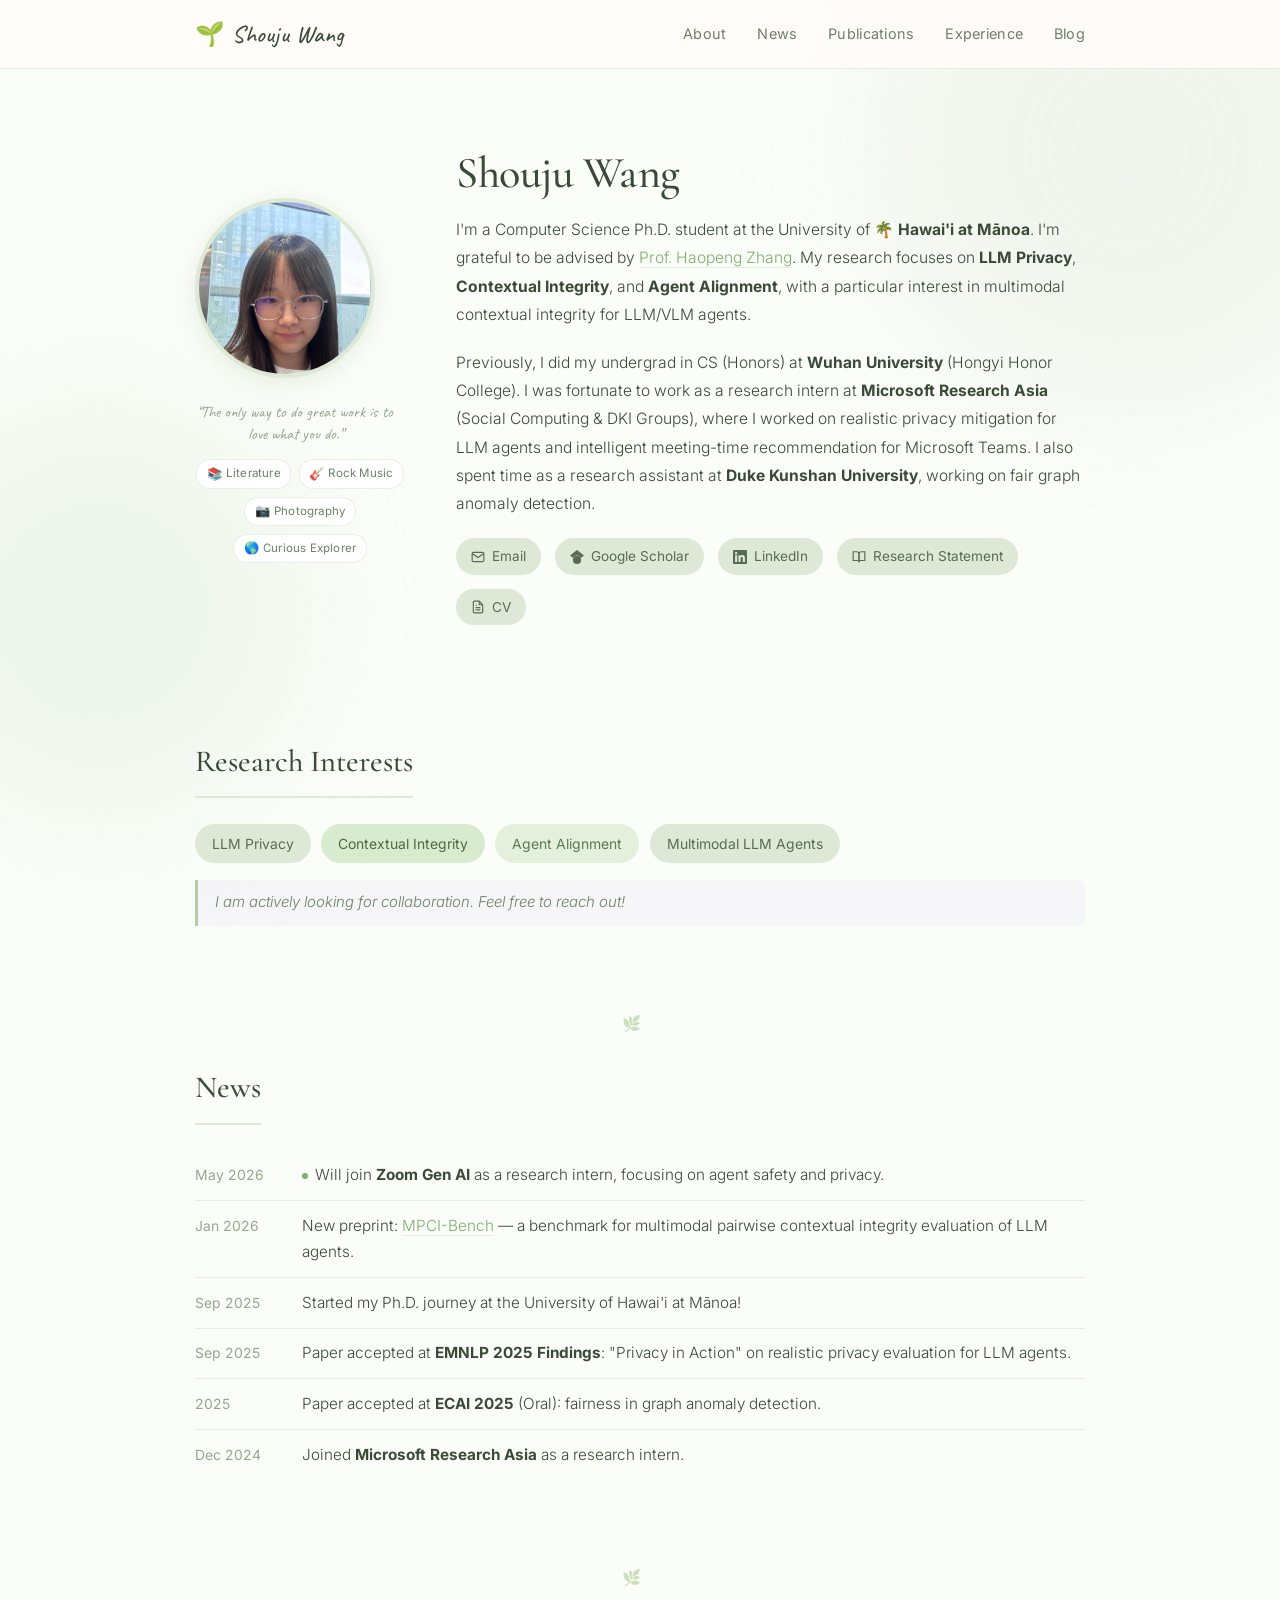
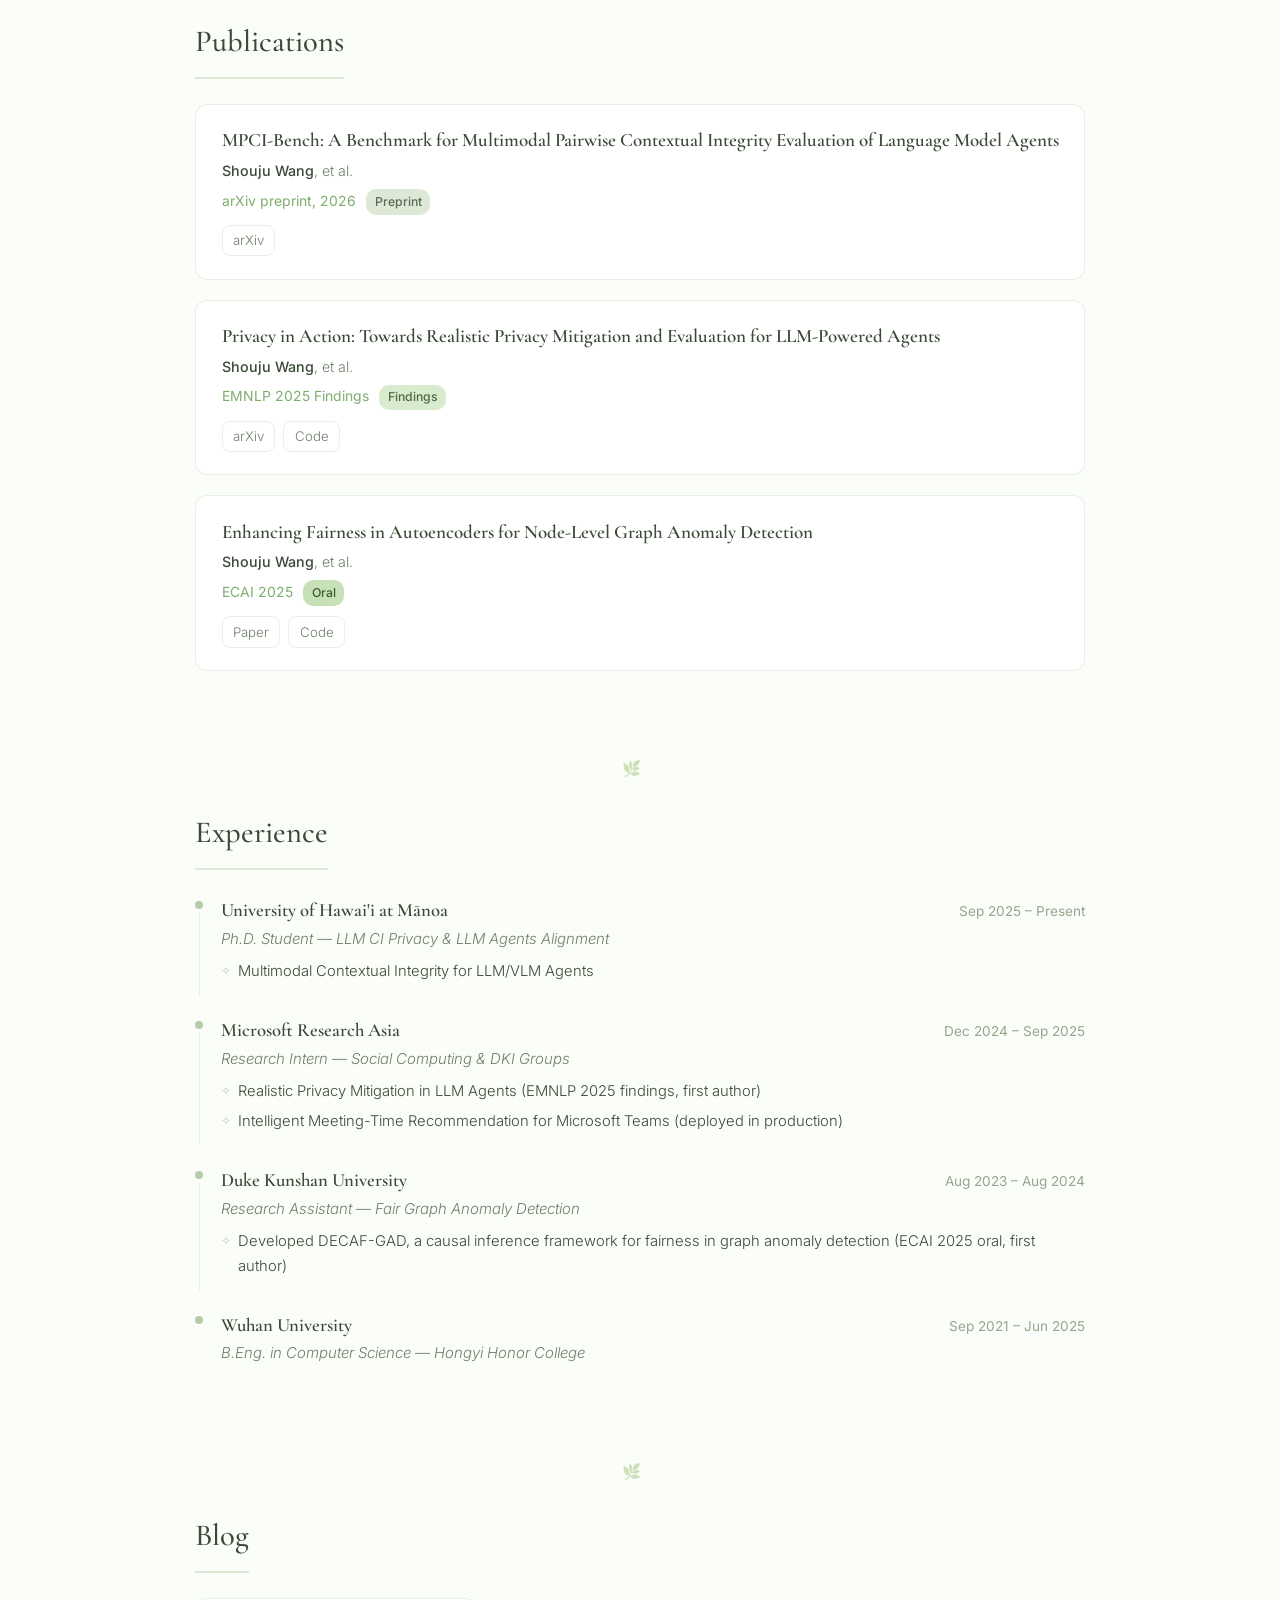
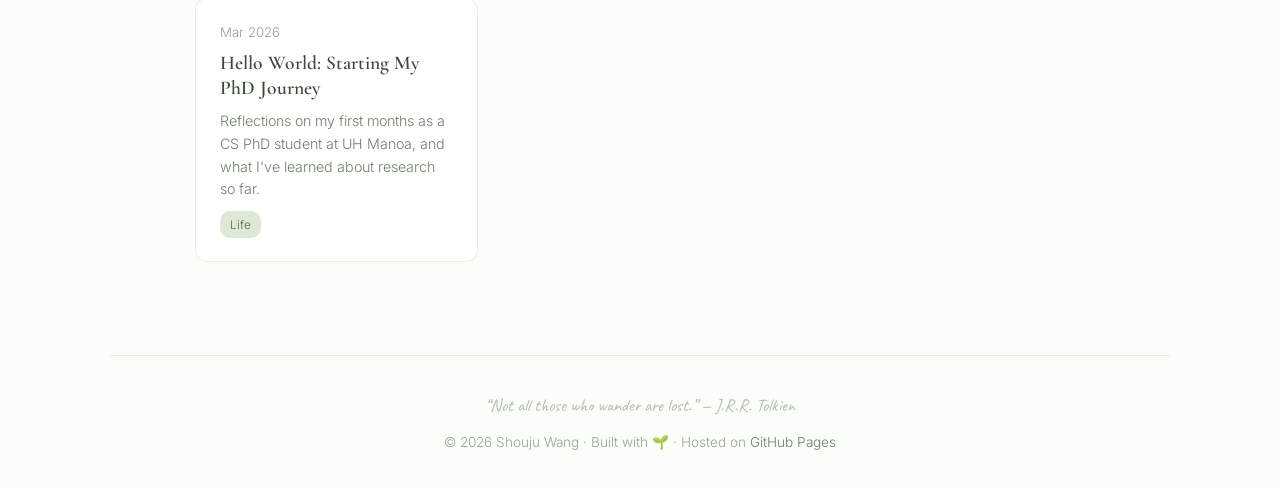
<file: index.html>
<!DOCTYPE html>
<html lang="en">
<head>
  <meta charset="UTF-8">
  <meta name="viewport" content="width=device-width, initial-scale=1.0">
  <title>Shouju Wang - CS PhD @ UH Manoa</title>
  <meta name="description" content="Shouju Wang's academic homepage. First-year CS PhD student at University of Hawai'i at Manoa, researching LLM privacy, agent alignment, and fair graph learning.">
  <link rel="preconnect" href="https://fonts.googleapis.com">
  <link rel="preconnect" href="https://fonts.gstatic.com" crossorigin>
  <link href="https://fonts.googleapis.com/css2?family=Caveat:wght@400;500&family=Cormorant+Garamond:ital,wght@0,400;0,500;0,600;1,400;1,500&family=Inter:wght@300;400;500&display=swap" rel="stylesheet">
  <link rel="stylesheet" href="css/style.css">
  <link rel="icon" href="data:image/svg+xml,<svg xmlns='http://www.w3.org/2000/svg' viewBox='0 0 100 100'><text y='.9em' font-size='90'>&#127800;</text></svg>">
</head>
<body>

<!-- Floating leaves (gentle, few) -->
<div class="floating-leaves" aria-hidden="true">
  <span class="leaf" style="left:8%;animation-delay:0s;animation-duration:18s;">&#127807;</span>
  <span class="leaf" style="left:25%;animation-delay:4s;animation-duration:22s;">&#127808;</span>
  <span class="leaf" style="left:55%;animation-delay:8s;animation-duration:20s;">&#127807;</span>
  <span class="leaf" style="left:78%;animation-delay:2s;animation-duration:24s;">&#127808;</span>
  <span class="leaf" style="left:92%;animation-delay:12s;animation-duration:19s;">&#127807;</span>
</div>

<!-- Navigation -->
<nav id="navbar">
  <div class="nav-inner">
    <a href="index.html" class="nav-name"><span class="nav-leaf">&#127793;</span> Shouju Wang</a>
    <ul class="nav-links">
      <li><a href="#about">About</a></li>
      <li><a href="#news">News</a></li>
      <li><a href="#publications">Publications</a></li>
      <li><a href="#experience">Experience</a></li>
      <li><a href="blog/index.html">Blog</a></li>
    </ul>
  </div>
</nav>

<!-- Hero / About -->
<div class="hero" id="about">
  <div class="hero-avatar">
    <img src="images/avatar.jpg" alt="Shouju Wang">
    <p class="avatar-quote">&ldquo;The only way to do great work is to love what you do.&rdquo;</p>
    <div class="avatar-interests">
      <a class="avatar-interest" href="blog/index.html?tag=reading">&#128218;<span>Literature</span></a>
      <a class="avatar-interest" href="blog/index.html?tag=music">&#127928;<span>Rock Music</span></a>
      <a class="avatar-interest" href="blog/index.html?tag=photography">&#128247;<span>Photography</span></a>
      <a class="avatar-interest" href="blog/index.html?tag=life">&#127758;<span>Curious Explorer</span></a>
    </div>
  </div>
  <div class="hero-info">
    <h1>Shouju Wang</h1>
    <p class="bio">
      I'm a Computer Science Ph.D. student at the University of &#127796; <strong>Hawai'i at M&#257;noa</strong>.
      I'm grateful to be advised by <a href="#" style="color:var(--accent-hover); text-decoration:none; border-bottom:1px solid var(--border-soft);">Prof. Haopeng Zhang</a>.
      My research focuses on <strong>LLM Privacy</strong>, <strong>Contextual Integrity</strong>, and <strong>Agent Alignment</strong>,
      with a particular interest in multimodal contextual integrity for LLM/VLM agents.
    </p>
    <p class="bio">
      Previously, I did my undergrad in CS (Honors) at <strong>Wuhan University</strong> (Hongyi Honor College).
      I was fortunate to work as a research intern at <strong>Microsoft Research Asia</strong> (Social Computing &amp; DKI Groups),
      where I worked on realistic privacy mitigation for LLM agents and intelligent meeting-time recommendation for Microsoft Teams.
      I also spent time as a research assistant at <strong>Duke Kunshan University</strong>, working on fair graph anomaly detection.
    </p>
    <div class="hero-links">
      <a href="mailto:shoujuw@hawaii.edu">
        <svg viewBox="0 0 24 24" fill="none" stroke="currentColor" stroke-width="2"><path d="M4 4h16c1.1 0 2 .9 2 2v12c0 1.1-.9 2-2 2H4c-1.1 0-2-.9-2-2V6c0-1.1.9-2 2-2z"/><polyline points="22,6 12,13 2,6"/></svg>
        Email
      </a>
      <a href="https://scholar.google.com/citations?view_op=list_works&hl=en&user=ut74MgsAAAAJ" target="_blank">
        <svg viewBox="0 0 24 24" fill="currentColor"><path d="M12 24a7 7 0 1 1 0-14 7 7 0 0 1 0 14zm0-24L0 9.5l4.838 3.94A8 8 0 0 1 12 9a8 8 0 0 1 7.162 4.44L24 9.5z"/></svg>
        Google Scholar
      </a>
      <a href="https://www.linkedin.com/in/shouju-wang-4b030a385/" target="_blank">
        <svg viewBox="0 0 24 24" fill="currentColor"><path d="M20.447 20.452h-3.554v-5.569c0-1.328-.027-3.037-1.852-3.037-1.853 0-2.136 1.445-2.136 2.939v5.667H9.351V9h3.414v1.561h.046c.477-.9 1.637-1.85 3.37-1.85 3.601 0 4.267 2.37 4.267 5.455v6.286zM5.337 7.433a2.062 2.062 0 0 1-2.063-2.065 2.064 2.064 0 1 1 2.063 2.065zm1.782 13.019H3.555V9h3.564v11.452zM22.225 0H1.771C.792 0 0 .774 0 1.729v20.542C0 23.227.792 24 1.771 24h20.451C23.2 24 24 23.227 24 22.271V1.729C24 .774 23.2 0 22.222 0h.003z"/></svg>
        LinkedIn
      </a>
      <a href="research-statement.html">
        <svg viewBox="0 0 24 24" fill="none" stroke="currentColor" stroke-width="2"><path d="M2 3h6a4 4 0 0 1 4 4v14a3 3 0 0 0-3-3H2z"/><path d="M22 3h-6a4 4 0 0 0-4 4v14a3 3 0 0 1 3-3h7z"/></svg>
        Research Statement
      </a>
      <a href="CV.pdf" target="_blank">
        <svg viewBox="0 0 24 24" fill="none" stroke="currentColor" stroke-width="2"><path d="M14 2H6a2 2 0 0 0-2 2v16a2 2 0 0 0 2 2h12a2 2 0 0 0 2-2V8z"/><polyline points="14 2 14 8 20 8"/><line x1="16" y1="13" x2="8" y2="13"/><line x1="16" y1="17" x2="8" y2="17"/><polyline points="10 9 9 9 8 9"/></svg>
        CV
      </a>
    </div>
  </div>
</div>

<!-- Research Interests -->
<section>
  <h2 class="section-title">Research Interests</h2>
  <div class="interests-grid">
    <span class="interest-tag">LLM Privacy</span>
    <span class="interest-tag">Contextual Integrity</span>
    <span class="interest-tag">Agent Alignment</span>
    <span class="interest-tag">Multimodal LLM Agents</span>
  </div>
  <p class="collab-note">I am actively looking for collaboration. Feel free to reach out!</p>
</section>

<!-- News -->
<section id="news">
  <h2 class="section-title">News</h2>
  <ul class="news-list">
    <li class="news-item">
      <span class="news-date">May 2026</span>
      <span class="news-content">Will join <strong>Zoom Gen AI</strong> as a research intern, focusing on agent safety and privacy.</span>
    </li>
    <li class="news-item">
      <span class="news-date">Jan 2026</span>
      <span class="news-content">New preprint: <a href="#">MPCI-Bench</a> &mdash; a benchmark for multimodal pairwise contextual integrity evaluation of LLM agents.</span>
    </li>
    <li class="news-item">
      <span class="news-date">Sep 2025</span>
      <span class="news-content">Started my Ph.D. journey at the University of Hawai'i at M&#257;noa!</span>
    </li>
    <li class="news-item">
      <span class="news-date">Sep 2025</span>
      <span class="news-content">Paper accepted at <strong>EMNLP 2025 Findings</strong>: "Privacy in Action" on realistic privacy evaluation for LLM agents.</span>
    </li>
    <li class="news-item">
      <span class="news-date">2025</span>
      <span class="news-content">Paper accepted at <strong>ECAI 2025</strong> (Oral): fairness in graph anomaly detection.</span>
    </li>
    <li class="news-item">
      <span class="news-date">Dec 2024</span>
      <span class="news-content">Joined <strong>Microsoft Research Asia</strong> as a research intern.</span>
    </li>
  </ul>
</section>

<!-- Publications -->
<section id="publications">
  <h2 class="section-title">Publications</h2>
  <div class="pub-list">

    <div class="pub-card">
      <div class="pub-title">MPCI-Bench: A Benchmark for Multimodal Pairwise Contextual Integrity Evaluation of Language Model Agents</div>
      <div class="pub-authors"><span class="me">Shouju Wang</span>, et al.</div>
      <div class="pub-venue">arXiv preprint, 2026 <span class="badge badge-preprint">Preprint</span></div>
      <div class="pub-links">
        <a href="#">arXiv</a>
      </div>
    </div>

    <div class="pub-card">
      <div class="pub-title">Privacy in Action: Towards Realistic Privacy Mitigation and Evaluation for LLM-Powered Agents</div>
      <div class="pub-authors"><span class="me">Shouju Wang</span>, et al.</div>
      <div class="pub-venue">EMNLP 2025 Findings <span class="badge badge-findings">Findings</span></div>
      <div class="pub-links">
        <a href="#">arXiv</a>
        <a href="#">Code</a>
      </div>
    </div>

    <div class="pub-card">
      <div class="pub-title">Enhancing Fairness in Autoencoders for Node-Level Graph Anomaly Detection</div>
      <div class="pub-authors"><span class="me">Shouju Wang</span>, et al.</div>
      <div class="pub-venue">ECAI 2025 <span class="badge badge-oral">Oral</span></div>
      <div class="pub-links">
        <a href="#">Paper</a>
        <a href="#">Code</a>
      </div>
    </div>

  </div>
</section>

<!-- Experience -->
<section id="experience">
  <h2 class="section-title">Experience</h2>
  <div class="exp-list">

    <div class="exp-card">
      <div class="exp-header">
        <span class="exp-org">University of Hawai'i at M&#257;noa</span>
        <span class="exp-date">Sep 2025 &ndash; Present</span>
      </div>
      <div class="exp-role">Ph.D. Student &mdash; LLM CI Privacy &amp; LLM Agents Alignment</div>
      <div class="exp-desc">
        <ul>
          <li>Multimodal Contextual Integrity for LLM/VLM Agents</li>
        </ul>
      </div>
    </div>

    <div class="exp-card">
      <div class="exp-header">
        <span class="exp-org">Microsoft Research Asia</span>
        <span class="exp-date">Dec 2024 &ndash; Sep 2025</span>
      </div>
      <div class="exp-role">Research Intern &mdash; Social Computing &amp; DKI Groups</div>
      <div class="exp-desc">
        <ul>
          <li>Realistic Privacy Mitigation in LLM Agents (EMNLP 2025 findings, first author)</li>
          <li>Intelligent Meeting-Time Recommendation for Microsoft Teams (deployed in production)</li>
        </ul>
      </div>
    </div>

    <div class="exp-card">
      <div class="exp-header">
        <span class="exp-org">Duke Kunshan University</span>
        <span class="exp-date">Aug 2023 &ndash; Aug 2024</span>
      </div>
      <div class="exp-role">Research Assistant &mdash; Fair Graph Anomaly Detection</div>
      <div class="exp-desc">
        <ul>
          <li>Developed DECAF-GAD, a causal inference framework for fairness in graph anomaly detection (ECAI 2025 oral, first author)</li>
        </ul>
      </div>
    </div>

    <div class="exp-card">
      <div class="exp-header">
        <span class="exp-org">Wuhan University</span>
        <span class="exp-date">Sep 2021 &ndash; Jun 2025</span>
      </div>
      <div class="exp-role">B.Eng. in Computer Science &mdash; Hongyi Honor College</div>
    </div>

  </div>
</section>

<!-- Blog Preview -->
<section id="blog">
  <h2 class="section-title">Blog</h2>
  <div class="blog-grid">
    <a class="blog-card" href="blog/hello-world.html">
      <div class="blog-card-date">Mar 2026</div>
      <div class="blog-card-title">Hello World: Starting My PhD Journey</div>
      <div class="blog-card-excerpt">Reflections on my first months as a CS PhD student at UH Manoa, and what I've learned about research so far.</div>
      <span class="blog-card-tag">Life</span>
    </a>
  </div>
</section>

<!-- Footer -->
<footer>
  <p class="footer-quote">&ldquo;Not all those who wander are lost.&rdquo; &mdash; J.R.R. Tolkien</p>
  <p>&copy; 2026 Shouju Wang &middot; Built with <span class="heart">&#127793;</span> &middot; Hosted on <a href="https://pages.github.com/" target="_blank">GitHub Pages</a></p>
</footer>

<!-- Scroll to top -->
<button class="scroll-top" id="scrollTop" aria-label="Scroll to top">&#127793;</button>

<script>
  // Navbar scroll effect + scroll-to-top visibility
  const nav = document.getElementById('navbar');
  const scrollBtn = document.getElementById('scrollTop');
  window.addEventListener('scroll', () => {
    nav.classList.toggle('scrolled', window.scrollY > 10);
    scrollBtn.classList.toggle('visible', window.scrollY > 400);
  });
  scrollBtn.addEventListener('click', () => {
    window.scrollTo({ top: 0, behavior: 'smooth' });
  });

  // Smooth scroll for anchor links
  document.querySelectorAll('a[href^="#"]').forEach(anchor => {
    anchor.addEventListener('click', function (e) {
      e.preventDefault();
      const target = document.querySelector(this.getAttribute('href'));
      if (target) {
        target.scrollIntoView({ behavior: 'smooth', block: 'start' });
      }
    });
  });

  // Intersection Observer for fade-in on scroll
  const observer = new IntersectionObserver((entries) => {
    entries.forEach(entry => {
      if (entry.isIntersecting) {
        entry.target.classList.add('in-view');
      }
    });
  }, { threshold: 0.1 });
  document.querySelectorAll('section, .pub-card, .exp-card, .personal-card, .blog-card').forEach(el => {
    el.classList.add('fade-target');
    observer.observe(el);
  });
</script>

</body>
</html>
</file>
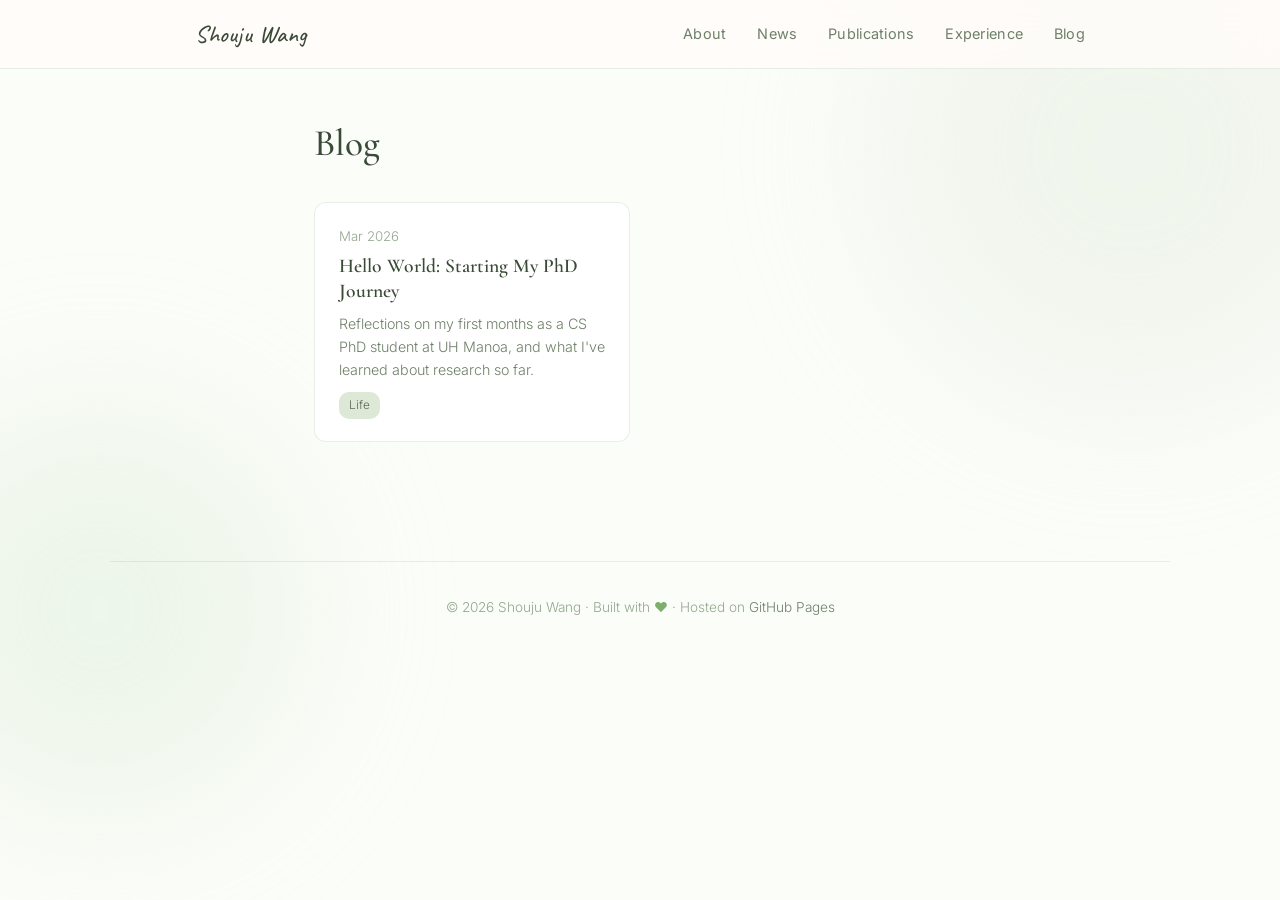
<file: blog/index.html>
<!DOCTYPE html>
<html lang="en">
<head>
  <meta charset="UTF-8">
  <meta name="viewport" content="width=device-width, initial-scale=1.0">
  <title>Blog - Shouju Wang</title>
  <link rel="stylesheet" href="../css/style.css">
  <link rel="icon" href="data:image/svg+xml,<svg xmlns='http://www.w3.org/2000/svg' viewBox='0 0 100 100'><text y='.9em' font-size='90'>&#127800;</text></svg>">
</head>
<body>

<nav id="navbar">
  <div class="nav-inner">
    <a href="../index.html" class="nav-name">Shouju Wang</a>
    <ul class="nav-links">
      <li><a href="../index.html#about">About</a></li>
      <li><a href="../index.html#news">News</a></li>
      <li><a href="../index.html#publications">Publications</a></li>
      <li><a href="../index.html#experience">Experience</a></li>
      <li><a href="index.html">Blog</a></li>
    </ul>
  </div>
</nav>

<div class="post-container">
  <div class="post-header">
    <h1 class="post-title" style="margin-bottom:1.5rem;">Blog</h1>
  </div>

  <div class="blog-grid" style="margin-top:0;">

    <a class="blog-card" href="hello-world.html">
      <div class="blog-card-date">Mar 2026</div>
      <div class="blog-card-title">Hello World: Starting My PhD Journey</div>
      <div class="blog-card-excerpt">Reflections on my first months as a CS PhD student at UH Manoa, and what I've learned about research so far.</div>
      <span class="blog-card-tag">Life</span>
    </a>

  </div>
</div>

<footer>
  <p>&copy; 2026 Shouju Wang &middot; Built with <span class="heart">&#10084;</span> &middot; Hosted on <a href="https://pages.github.com/" target="_blank">GitHub Pages</a></p>
</footer>

<script>
  const nav = document.getElementById('navbar');
  window.addEventListener('scroll', () => {
    nav.classList.toggle('scrolled', window.scrollY > 10);
  });
</script>

</body>
</html>
</file>
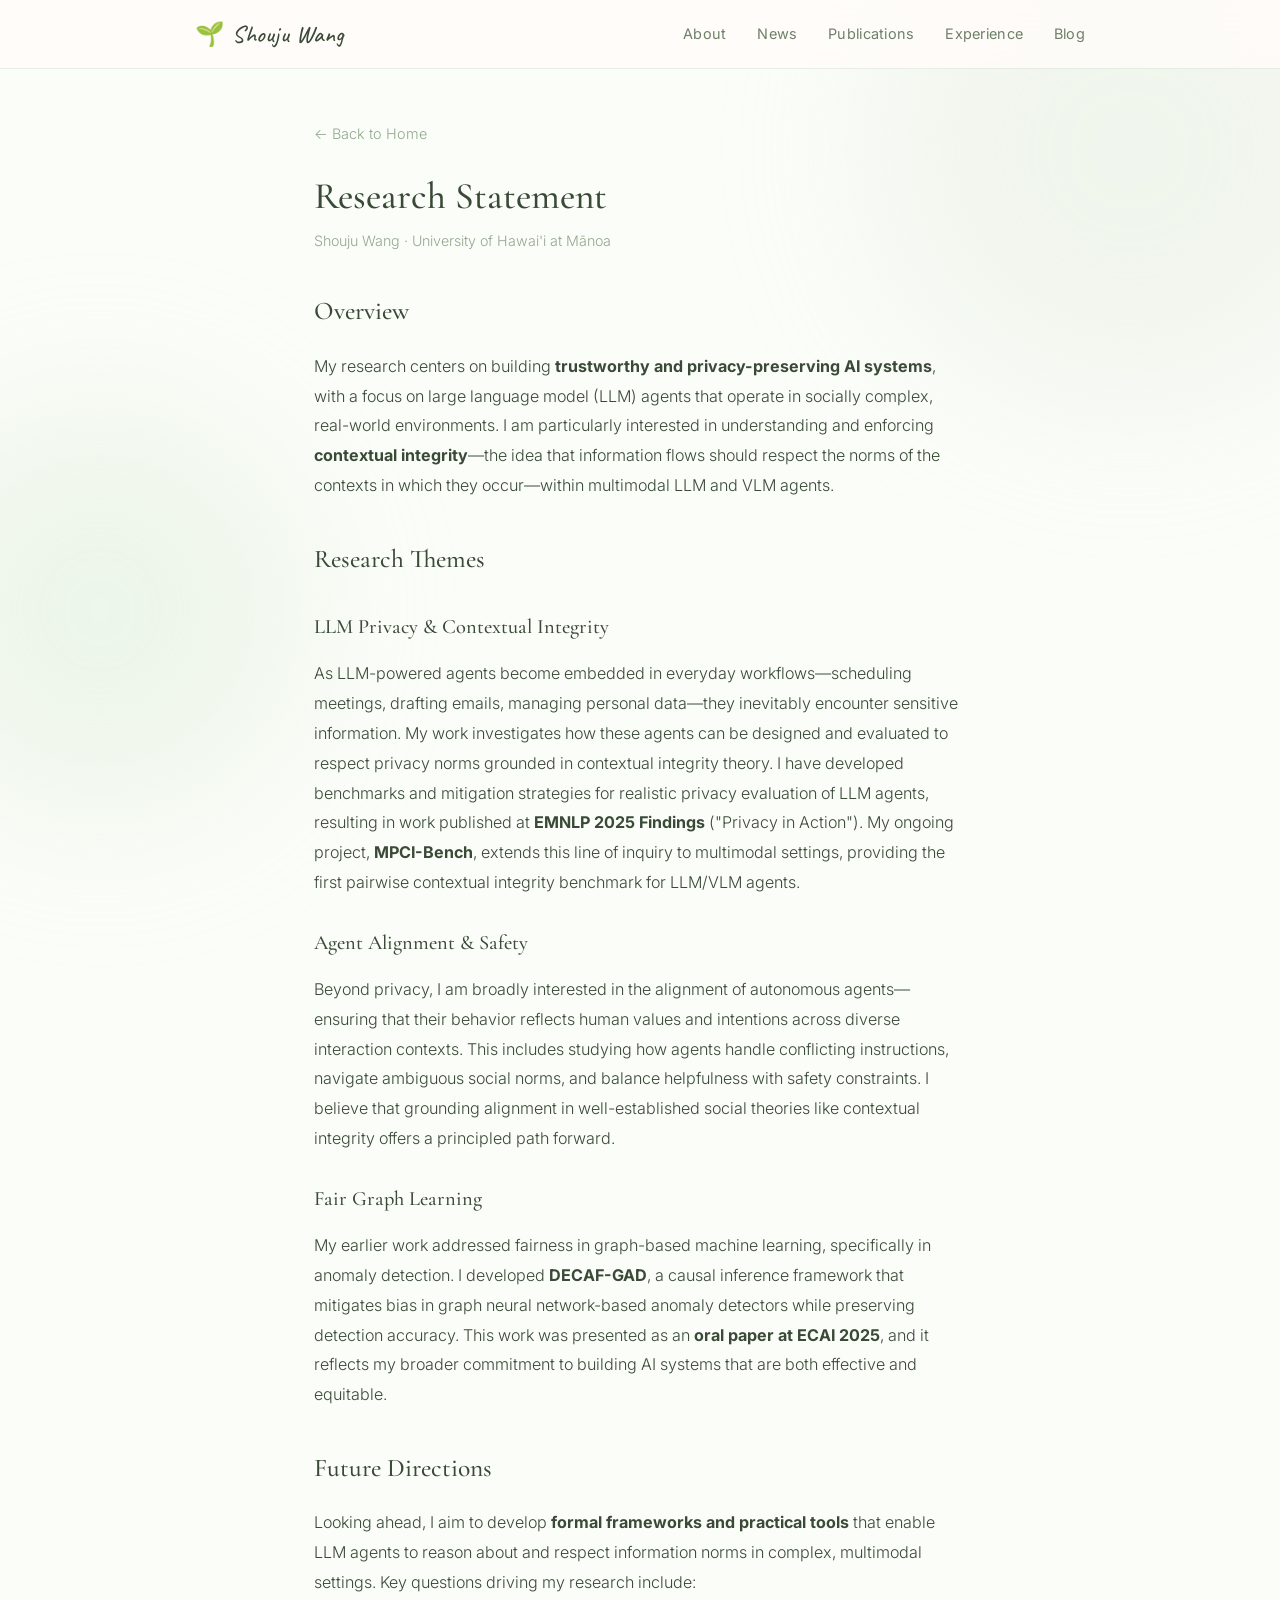
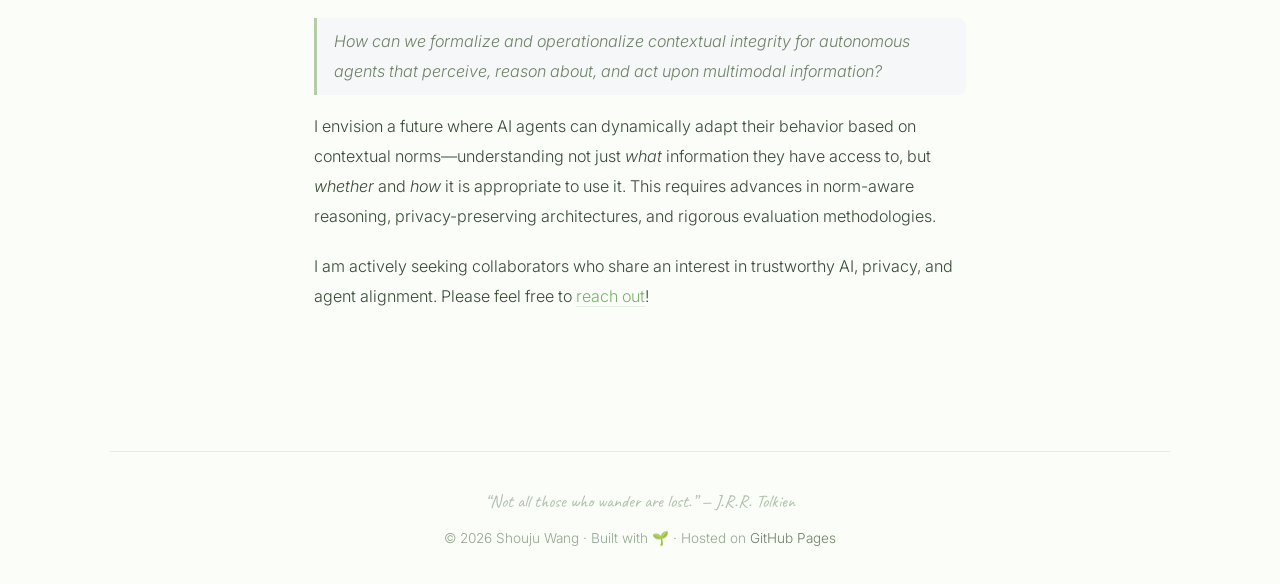
<file: research-statement.html>
<!DOCTYPE html>
<html lang="en">
<head>
  <meta charset="UTF-8">
  <meta name="viewport" content="width=device-width, initial-scale=1.0">
  <title>Research Statement - Shouju Wang</title>
  <meta name="description" content="Research statement of Shouju Wang, CS PhD student at UH Manoa, focusing on LLM privacy, contextual integrity, and agent alignment.">
  <link rel="preconnect" href="https://fonts.googleapis.com">
  <link rel="preconnect" href="https://fonts.gstatic.com" crossorigin>
  <link href="https://fonts.googleapis.com/css2?family=Caveat:wght@400;500&family=Cormorant+Garamond:ital,wght@0,400;0,500;0,600;1,400;1,500&family=Inter:wght@300;400;500&display=swap" rel="stylesheet">
  <link rel="stylesheet" href="css/style.css">
  <link rel="icon" href="data:image/svg+xml,<svg xmlns='http://www.w3.org/2000/svg' viewBox='0 0 100 100'><text y='.9em' font-size='90'>&#127800;</text></svg>">
</head>
<body>

<!-- Navigation -->
<nav id="navbar">
  <div class="nav-inner">
    <a href="index.html" class="nav-name"><span class="nav-leaf">&#127793;</span> Shouju Wang</a>
    <ul class="nav-links">
      <li><a href="index.html#about">About</a></li>
      <li><a href="index.html#news">News</a></li>
      <li><a href="index.html#publications">Publications</a></li>
      <li><a href="index.html#experience">Experience</a></li>
      <li><a href="blog/index.html">Blog</a></li>
    </ul>
  </div>
</nav>

<!-- Research Statement -->
<div class="post-container">
  <div class="post-header">
    <a href="index.html" class="post-back">&larr; Back to Home</a>
    <h1 class="post-title">Research Statement</h1>
    <p class="post-meta">Shouju Wang &middot; University of Hawai'i at M&#257;noa</p>
  </div>

  <div class="post-content">
    <h2>Overview</h2>
    <p>
      My research centers on building <strong>trustworthy and privacy-preserving AI systems</strong>,
      with a focus on large language model (LLM) agents that operate in socially complex,
      real-world environments. I am particularly interested in understanding and enforcing
      <strong>contextual integrity</strong>&mdash;the idea that information flows should respect
      the norms of the contexts in which they occur&mdash;within multimodal LLM and VLM agents.
    </p>

    <h2>Research Themes</h2>

    <h3>LLM Privacy &amp; Contextual Integrity</h3>
    <p>
      As LLM-powered agents become embedded in everyday workflows&mdash;scheduling meetings,
      drafting emails, managing personal data&mdash;they inevitably encounter sensitive information.
      My work investigates how these agents can be designed and evaluated to respect privacy norms
      grounded in contextual integrity theory. I have developed benchmarks and mitigation strategies
      for realistic privacy evaluation of LLM agents, resulting in work published at
      <strong>EMNLP 2025 Findings</strong> ("Privacy in Action"). My ongoing project,
      <strong>MPCI-Bench</strong>, extends this line of inquiry to multimodal settings,
      providing the first pairwise contextual integrity benchmark for LLM/VLM agents.
    </p>

    <h3>Agent Alignment &amp; Safety</h3>
    <p>
      Beyond privacy, I am broadly interested in the alignment of autonomous agents&mdash;ensuring
      that their behavior reflects human values and intentions across diverse interaction contexts.
      This includes studying how agents handle conflicting instructions, navigate ambiguous social norms,
      and balance helpfulness with safety constraints. I believe that grounding alignment in
      well-established social theories like contextual integrity offers a principled path forward.
    </p>

    <h3>Fair Graph Learning</h3>
    <p>
      My earlier work addressed fairness in graph-based machine learning, specifically in anomaly detection.
      I developed <strong>DECAF-GAD</strong>, a causal inference framework that mitigates bias in
      graph neural network-based anomaly detectors while preserving detection accuracy.
      This work was presented as an <strong>oral paper at ECAI 2025</strong>, and it reflects
      my broader commitment to building AI systems that are both effective and equitable.
    </p>

    <h2>Future Directions</h2>
    <p>
      Looking ahead, I aim to develop <strong>formal frameworks and practical tools</strong> that
      enable LLM agents to reason about and respect information norms in complex, multimodal settings.
      Key questions driving my research include:
    </p>
    <blockquote>
      How can we formalize and operationalize contextual integrity for autonomous agents
      that perceive, reason about, and act upon multimodal information?
    </blockquote>
    <p>
      I envision a future where AI agents can dynamically adapt their behavior based on contextual
      norms&mdash;understanding not just <em>what</em> information they have access to, but
      <em>whether</em> and <em>how</em> it is appropriate to use it. This requires advances in
      norm-aware reasoning, privacy-preserving architectures, and rigorous evaluation methodologies.
    </p>
    <p>
      I am actively seeking collaborators who share an interest in trustworthy AI, privacy,
      and agent alignment. Please feel free to <a href="mailto:shoujuw@hawaii.edu">reach out</a>!
    </p>
  </div>
</div>

<!-- Footer -->
<footer>
  <p class="footer-quote">&ldquo;Not all those who wander are lost.&rdquo; &mdash; J.R.R. Tolkien</p>
  <p>&copy; 2026 Shouju Wang &middot; Built with <span class="heart">&#127793;</span> &middot; Hosted on <a href="https://pages.github.com/" target="_blank">GitHub Pages</a></p>
</footer>

<!-- Scroll to top -->
<button class="scroll-top" id="scrollTop" aria-label="Scroll to top">&#127793;</button>

<script>
  const nav = document.getElementById('navbar');
  const scrollBtn = document.getElementById('scrollTop');
  window.addEventListener('scroll', () => {
    nav.classList.toggle('scrolled', window.scrollY > 10);
    scrollBtn.classList.toggle('visible', window.scrollY > 400);
  });
  scrollBtn.addEventListener('click', () => {
    window.scrollTo({ top: 0, behavior: 'smooth' });
  });
</script>

</body>
</html>
</file>
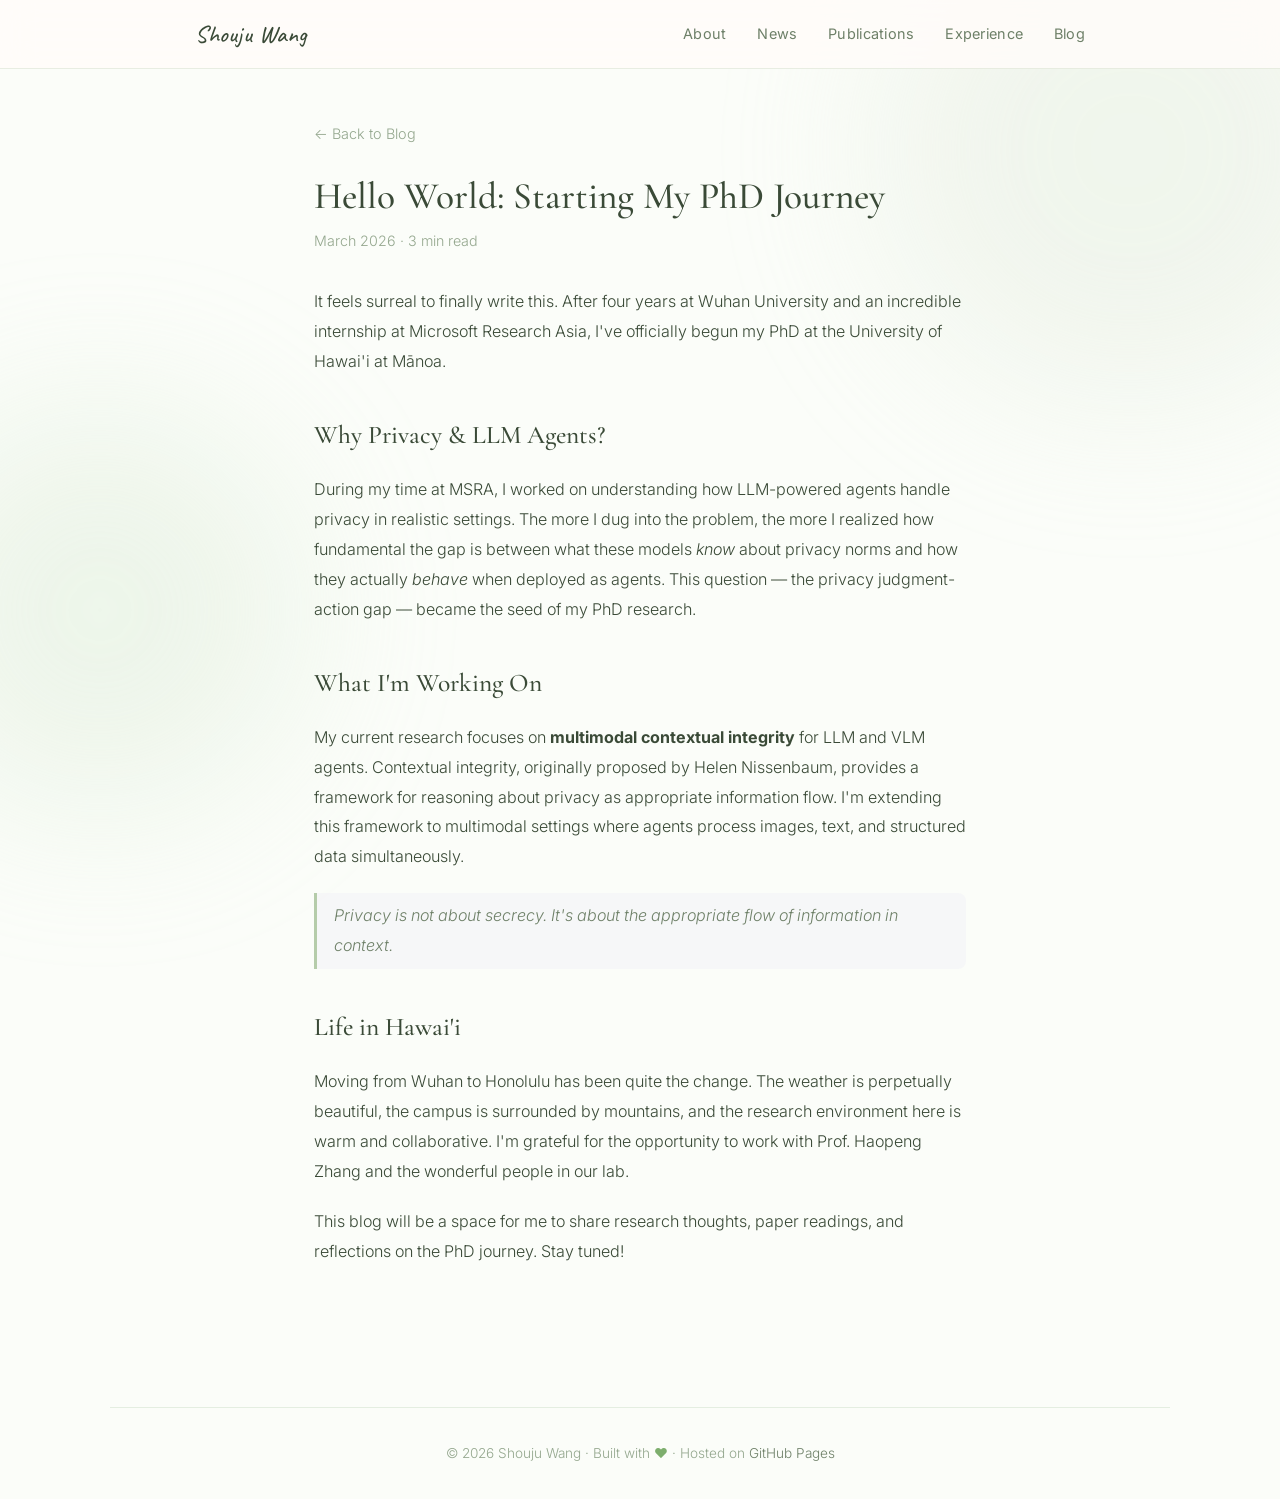
<file: blog/hello-world.html>
<!DOCTYPE html>
<html lang="en">
<head>
  <meta charset="UTF-8">
  <meta name="viewport" content="width=device-width, initial-scale=1.0">
  <title>Hello World: Starting My PhD Journey - Shouju Wang</title>
  <link rel="stylesheet" href="../css/style.css">
  <link rel="icon" href="data:image/svg+xml,<svg xmlns='http://www.w3.org/2000/svg' viewBox='0 0 100 100'><text y='.9em' font-size='90'>&#127800;</text></svg>">
</head>
<body>

<nav id="navbar">
  <div class="nav-inner">
    <a href="../index.html" class="nav-name">Shouju Wang</a>
    <ul class="nav-links">
      <li><a href="../index.html#about">About</a></li>
      <li><a href="../index.html#news">News</a></li>
      <li><a href="../index.html#publications">Publications</a></li>
      <li><a href="../index.html#experience">Experience</a></li>
      <li><a href="index.html">Blog</a></li>
    </ul>
  </div>
</nav>

<div class="post-container">
  <a href="index.html" class="post-back">&larr; Back to Blog</a>
  <div class="post-header">
    <h1 class="post-title">Hello World: Starting My PhD Journey</h1>
    <p class="post-meta">March 2026 &middot; 3 min read</p>
  </div>

  <div class="post-content">
    <p>
      It feels surreal to finally write this. After four years at Wuhan University and an incredible
      internship at Microsoft Research Asia, I've officially begun my PhD at the University of Hawai'i at M&#257;noa.
    </p>

    <h2>Why Privacy &amp; LLM Agents?</h2>
    <p>
      During my time at MSRA, I worked on understanding how LLM-powered agents handle privacy in
      realistic settings. The more I dug into the problem, the more I realized how fundamental the
      gap is between what these models <em>know</em> about privacy norms and how they actually
      <em>behave</em> when deployed as agents. This question &mdash; the privacy judgment-action gap &mdash;
      became the seed of my PhD research.
    </p>

    <h2>What I'm Working On</h2>
    <p>
      My current research focuses on <strong>multimodal contextual integrity</strong> for LLM and VLM agents.
      Contextual integrity, originally proposed by Helen Nissenbaum, provides a framework for reasoning about
      privacy as appropriate information flow. I'm extending this framework to multimodal settings where
      agents process images, text, and structured data simultaneously.
    </p>

    <blockquote>
      Privacy is not about secrecy. It's about the appropriate flow of information in context.
    </blockquote>

    <h2>Life in Hawai'i</h2>
    <p>
      Moving from Wuhan to Honolulu has been quite the change. The weather is perpetually beautiful,
      the campus is surrounded by mountains, and the research environment here is warm and collaborative.
      I'm grateful for the opportunity to work with Prof. Haopeng Zhang and the wonderful people in our lab.
    </p>

    <p>
      This blog will be a space for me to share research thoughts, paper readings, and reflections
      on the PhD journey. Stay tuned!
    </p>
  </div>
</div>

<footer>
  <p>&copy; 2026 Shouju Wang &middot; Built with <span class="heart">&#10084;</span> &middot; Hosted on <a href="https://pages.github.com/" target="_blank">GitHub Pages</a></p>
</footer>

<script>
  const nav = document.getElementById('navbar');
  window.addEventListener('scroll', () => {
    nav.classList.toggle('scrolled', window.scrollY > 10);
  });
</script>

</body>
</html>
</file>
<file: css/style.css>
/* ========================================
   INFP-style Academic Blog
   Soft, dreamy — sage green & cream
   ======================================== */

@import url('https://fonts.googleapis.com/css2?family=Cormorant+Garamond:ital,wght@0,400;0,500;0,600;1,400;1,500&family=Inter:wght@300;400;500&family=Caveat:wght@400;500&display=swap');

:root {
  --lavender: #DDE8D6;
  --lavender-deep: #B5CCAA;
  --cream: #FAFCF8;
  --rose: #E2EDD9;
  --rose-deep: #9AB88E;
  --sage: #D5E8D4;
  --warm-gray: #5A6B55;
  --text-primary: #3A4A37;
  --text-secondary: #6E8068;
  --text-light: #94A78E;
  --bg-primary: #FBFDF9;
  --bg-card: #FFFFFF;
  --accent: #A3C296;
  --accent-hover: #7DAE6D;
  --border-soft: rgba(140, 180, 130, 0.2);
  --shadow-soft: 0 2px 20px rgba(140, 180, 130, 0.12);
  --shadow-hover: 0 4px 30px rgba(140, 180, 130, 0.2);
}

* {
  margin: 0;
  padding: 0;
  box-sizing: border-box;
}

/* ---- Custom scrollbar ---- */
::-webkit-scrollbar {
  width: 6px;
}
::-webkit-scrollbar-track {
  background: var(--bg-primary);
}
::-webkit-scrollbar-thumb {
  background: var(--lavender-deep);
  border-radius: 3px;
}
::-webkit-scrollbar-thumb:hover {
  background: var(--accent);
}

/* ---- Text selection ---- */
::selection {
  background: rgba(163, 194, 150, 0.3);
  color: var(--text-primary);
}
::-moz-selection {
  background: rgba(163, 194, 150, 0.3);
  color: var(--text-primary);
}

html {
  scroll-behavior: smooth;
  font-size: 17px;
}

body {
  font-family: 'Inter', -apple-system, BlinkMacSystemFont, sans-serif;
  color: var(--text-primary);
  background-color: var(--bg-primary);
  line-height: 1.7;
  font-weight: 300;
  overflow-x: hidden;
}


/* ---- Decorative background blobs ---- */
body::before,
body::after {
  content: '';
  position: fixed;
  border-radius: 50%;
  z-index: -1;
  filter: blur(80px);
  opacity: 0.35;
}

body::before {
  width: 500px;
  height: 500px;
  background: var(--lavender);
  top: -100px;
  right: -100px;
}

body::after {
  width: 400px;
  height: 400px;
  background: #D4E8CE;
  bottom: 10%;
  left: -100px;
}

/* ---- Floating leaves ---- */
.floating-leaves {
  position: fixed;
  top: 0;
  left: 0;
  width: 100%;
  height: 100%;
  pointer-events: none;
  z-index: 0;
  overflow: hidden;
}

.leaf {
  position: absolute;
  top: -30px;
  font-size: 1rem;
  opacity: 0.18;
  animation: leafFall linear infinite;
}

@keyframes leafFall {
  0% {
    transform: translateY(-30px) rotate(0deg) translateX(0);
    opacity: 0;
  }
  10% {
    opacity: 0.18;
  }
  90% {
    opacity: 0.18;
  }
  100% {
    transform: translateY(100vh) rotate(360deg) translateX(40px);
    opacity: 0;
  }
}

/* ---- Navigation ---- */
nav {
  position: fixed;
  top: 0;
  width: 100%;
  background: rgba(255, 252, 250, 0.85);
  backdrop-filter: blur(16px);
  -webkit-backdrop-filter: blur(16px);
  z-index: 100;
  border-bottom: 1px solid var(--border-soft);
  transition: box-shadow 0.3s ease;
}

nav.scrolled {
  box-shadow: var(--shadow-soft);
}

.nav-inner {
  max-width: 1060px;
  margin: 0 auto;
  padding: 0.8rem 5rem;
  display: flex;
  justify-content: space-between;
  align-items: center;
}

.nav-name {
  font-family: 'Caveat', cursive;
  font-size: 1.4rem;
  font-weight: 500;
  color: var(--text-primary);
  text-decoration: none;
  letter-spacing: 0.5px;
}

.nav-leaf {
  display: inline-block;
  animation: gentleSway 3s ease-in-out infinite;
}

@keyframes gentleSway {
  0%, 100% { transform: rotate(-5deg); }
  50% { transform: rotate(5deg); }
}

.nav-links {
  display: flex;
  gap: 1.8rem;
  list-style: none;
}

.nav-links a {
  text-decoration: none;
  color: var(--text-secondary);
  font-size: 0.85rem;
  font-weight: 400;
  letter-spacing: 0.3px;
  transition: color 0.3s ease;
  position: relative;
}

.nav-links a::after {
  content: '';
  position: absolute;
  bottom: -4px;
  left: 0;
  width: 0;
  height: 1.5px;
  background: var(--accent);
  transition: width 0.3s ease;
  border-radius: 1px;
}

.nav-links a:hover {
  color: var(--text-primary);
}

.nav-links a:hover::after {
  width: 100%;
}

/* ---- Hero / About ---- */
.hero {
  max-width: 1060px;
  margin: 0 auto;
  padding: 8rem 5rem 4rem;
  display: flex;
  gap: 3rem;
  align-items: center;
}

.hero-avatar {
  flex-shrink: 0;
}

.hero-avatar img {
  width: 180px;
  height: 180px;
  border-radius: 50%;
  object-fit: cover;
  border: 4px solid var(--lavender);
  box-shadow: 0 4px 24px rgba(140, 180, 130, 0.2);
  transition: transform 0.4s ease, box-shadow 0.4s ease;
}

.hero-avatar img:hover {
  transform: scale(1.03);
  box-shadow: 0 6px 32px rgba(140, 180, 130, 0.3);
}

.avatar-quote {
  font-family: 'Caveat', cursive;
  font-size: 0.95rem;
  color: var(--text-light);
  text-align: center;
  margin-top: 0.8rem;
  line-height: 1.4;
  max-width: 200px;
}

.avatar-interests {
  display: flex;
  flex-wrap: wrap;
  justify-content: center;
  gap: 0.45rem;
  margin-top: 0.8rem;
  max-width: 210px;
}

.avatar-interest {
  display: inline-flex;
  align-items: center;
  gap: 0.25rem;
  padding: 0.2rem 0.55rem;
  border-radius: 14px;
  background: var(--bg-card);
  border: 1px solid var(--border-soft);
  font-size: 0.72rem;
  text-decoration: none;
  color: var(--text-secondary);
  transition: all 0.3s ease;
  white-space: nowrap;
}

.avatar-interest span {
  font-size: 0.68rem;
  font-weight: 400;
  letter-spacing: 0.2px;
}

.avatar-interest:hover {
  transform: translateY(-2px);
  box-shadow: var(--shadow-hover);
  background: var(--lavender);
  color: var(--text-primary);
}

.hero-info h1 {
  font-family: 'Cormorant Garamond', serif;
  font-size: 2.6rem;
  font-weight: 500;
  color: var(--text-primary);
  margin-bottom: 0.3rem;
  letter-spacing: -0.5px;
}

.hero-info .subtitle {
  font-size: 1rem;
  color: var(--text-secondary);
  margin-bottom: 0.4rem;
  font-weight: 300;
}


.hero-info .bio {
  font-size: 0.92rem;
  color: var(--text-primary);
  line-height: 1.8;
  margin-bottom: 1.2rem;
}

.hero-links {
  display: flex;
  gap: 0.8rem;
  flex-wrap: wrap;
}

.hero-links a {
  display: inline-flex;
  align-items: center;
  gap: 0.4rem;
  padding: 0.4rem 0.9rem;
  border-radius: 20px;
  font-size: 0.8rem;
  text-decoration: none;
  color: var(--warm-gray);
  background: var(--lavender);
  transition: all 0.3s ease;
  font-weight: 400;
}

.hero-links a:hover {
  background: var(--lavender-deep);
  color: var(--text-primary);
  transform: translateY(-1px);
}

.hero-links a svg {
  width: 14px;
  height: 14px;
}

/* ---- Section styling ---- */
section {
  max-width: 1060px;
  margin: 0 auto;
  padding: 2.5rem 5rem;
}

.section-title {
  font-family: 'Cormorant Garamond', serif;
  font-size: 1.8rem;
  font-weight: 500;
  color: var(--text-primary);
  margin-bottom: 1.5rem;
  padding-bottom: 0.5rem;
  border-bottom: 2px solid var(--lavender);
  display: inline-block;
}

/* Small leaf divider between sections */
section + section::before {
  content: '\1F33F';
  display: block;
  text-align: center;
  font-size: 0.9rem;
  opacity: 0.3;
  margin-bottom: 1.5rem;
  letter-spacing: 1rem;
}

/* ---- Research Interests ---- */
.interests-grid {
  display: flex;
  flex-wrap: wrap;
  gap: 0.6rem;
}

.interest-tag {
  padding: 0.45rem 1rem;
  border-radius: 20px;
  font-size: 0.82rem;
  font-weight: 400;
  transition: transform 0.2s ease;
}

.interest-tag:nth-child(3n+1) { background: var(--lavender); color: var(--warm-gray); }
.interest-tag:nth-child(3n+2) { background: #D9EBCF; color: #4A6B44; }
.interest-tag:nth-child(3n+3) { background: #E5F0DC; color: #5A7A52; }

.interest-tag:hover {
  transform: translateY(-2px);
}

.collab-note {
  margin-top: 1rem;
  font-size: 0.88rem;
  color: var(--text-secondary);
  font-style: italic;
  padding: 0.6rem 1rem;
  background: rgba(230, 224, 243, 0.25);
  border-left: 3px solid var(--lavender-deep);
  border-radius: 0 8px 8px 0;
}

/* ---- Personal Interests ---- */
.personal-grid {
  display: flex;
  flex-wrap: wrap;
  gap: 1rem;
}

.personal-card {
  display: flex;
  align-items: center;
  gap: 0.6rem;
  background: var(--bg-card);
  border: 1px solid var(--border-soft);
  border-radius: 12px;
  padding: 0.8rem 1.2rem;
  transition: box-shadow 0.3s ease, transform 0.3s ease;
  text-decoration: none;
  cursor: pointer;
}

.personal-card:hover {
  box-shadow: var(--shadow-hover);
  transform: translateY(-2px);
}

.personal-card:hover .personal-arrow {
  opacity: 1;
  transform: translateX(3px);
}

.personal-icon {
  font-size: 1.4rem;
}

.personal-label {
  font-size: 0.88rem;
  color: var(--text-primary);
  font-weight: 400;
}

.personal-arrow {
  font-size: 0.85rem;
  color: var(--text-light);
  opacity: 0;
  transition: opacity 0.3s ease, transform 0.3s ease;
  margin-left: auto;
}

/* ---- News ---- */
.news-list {
  list-style: none;
}

.news-item {
  display: flex;
  gap: 1rem;
  padding: 0.7rem 0;
  border-bottom: 1px solid var(--border-soft);
  font-size: 0.9rem;
  align-items: baseline;
}

.news-item:last-child {
  border-bottom: none;
}

.news-date {
  flex-shrink: 0;
  width: 90px;
  color: var(--text-light);
  font-size: 0.82rem;
  font-weight: 400;
}

.news-content {
  color: var(--text-primary);
}

.news-content a {
  color: var(--accent-hover);
  text-decoration: none;
  border-bottom: 1px solid var(--border-soft);
  transition: border-color 0.3s ease;
}

.news-content a:hover {
  border-color: var(--accent-hover);
}

/* ---- Publications ---- */
.pub-list {
  display: flex;
  flex-direction: column;
  gap: 1.2rem;
}

.pub-card {
  background: var(--bg-card);
  border: 1px solid var(--border-soft);
  border-radius: 12px;
  padding: 1.3rem 1.5rem;
  transition: box-shadow 0.3s ease, transform 0.3s ease;
}

.pub-card:hover {
  box-shadow: var(--shadow-hover);
  transform: translateY(-2px);
}

.pub-title {
  font-family: 'Cormorant Garamond', serif;
  font-size: 1.12rem;
  font-weight: 600;
  color: var(--text-primary);
  margin-bottom: 0.3rem;
  line-height: 1.4;
}

.pub-authors {
  font-size: 0.84rem;
  color: var(--text-secondary);
  margin-bottom: 0.3rem;
}

.pub-authors .me {
  color: var(--text-primary);
  font-weight: 500;
}

.pub-venue {
  font-size: 0.82rem;
  color: var(--accent-hover);
  font-weight: 400;
  margin-bottom: 0.6rem;
}

.pub-venue .badge {
  display: inline-block;
  padding: 0.15rem 0.5rem;
  border-radius: 10px;
  font-size: 0.72rem;
  font-weight: 500;
  margin-left: 0.4rem;
}

.badge-oral { background: #C8E0B8; color: #3A5E32; }
.badge-findings { background: #D9EBCF; color: #4A6B44; }
.badge-preprint { background: var(--lavender); color: var(--warm-gray); }

.pub-links {
  display: flex;
  gap: 0.5rem;
}

.pub-links a {
  font-size: 0.78rem;
  color: var(--text-secondary);
  text-decoration: none;
  padding: 0.2rem 0.6rem;
  border: 1px solid var(--border-soft);
  border-radius: 8px;
  transition: all 0.3s ease;
}

.pub-links a:hover {
  background: var(--lavender);
  color: var(--text-primary);
  border-color: var(--lavender-deep);
}

/* ---- Experience ---- */
.exp-list {
  display: flex;
  flex-direction: column;
  gap: 1.5rem;
}

.exp-card {
  position: relative;
  padding-left: 1.5rem;
}

.exp-card::before {
  content: '';
  position: absolute;
  left: 0;
  top: 6px;
  width: 8px;
  height: 8px;
  border-radius: 50%;
  background: var(--lavender-deep);
}

.exp-card::after {
  content: '';
  position: absolute;
  left: 3.5px;
  top: 18px;
  width: 1px;
  height: calc(100% - 12px);
  background: var(--border-soft);
}

.exp-card:last-child::after {
  display: none;
}

.exp-header {
  display: flex;
  justify-content: space-between;
  align-items: baseline;
  flex-wrap: wrap;
  gap: 0.3rem;
}

.exp-org {
  font-family: 'Cormorant Garamond', serif;
  font-size: 1.1rem;
  font-weight: 600;
  color: var(--text-primary);
}

.exp-date {
  font-size: 0.8rem;
  color: var(--text-light);
  font-weight: 400;
}

.exp-role {
  font-size: 0.88rem;
  color: var(--text-secondary);
  font-style: italic;
  margin-bottom: 0.4rem;
}

.exp-desc {
  font-size: 0.87rem;
  color: var(--text-primary);
  line-height: 1.7;
}

.exp-desc ul {
  list-style: none;
  padding: 0;
}

.exp-desc li {
  position: relative;
  padding-left: 1rem;
  margin-bottom: 0.3rem;
}

.exp-desc li::before {
  content: '\2727';
  position: absolute;
  left: 0;
  color: var(--lavender-deep);
  font-size: 0.7rem;
  top: 2px;
}

/* ---- Blog ---- */
.blog-grid {
  display: grid;
  grid-template-columns: repeat(auto-fill, minmax(280px, 1fr));
  gap: 1.2rem;
}

.blog-card {
  background: var(--bg-card);
  border: 1px solid var(--border-soft);
  border-radius: 12px;
  padding: 1.3rem 1.4rem;
  transition: box-shadow 0.3s ease, transform 0.3s ease;
  text-decoration: none;
  display: block;
}

.blog-card:hover {
  box-shadow: var(--shadow-hover);
  transform: translateY(-3px);
}

.blog-card-date {
  font-size: 0.78rem;
  color: var(--text-light);
  margin-bottom: 0.4rem;
}

.blog-card-title {
  font-family: 'Cormorant Garamond', serif;
  font-size: 1.15rem;
  font-weight: 600;
  color: var(--text-primary);
  margin-bottom: 0.5rem;
  line-height: 1.3;
}

.blog-card-excerpt {
  font-size: 0.84rem;
  color: var(--text-secondary);
  line-height: 1.6;
}

.blog-card-tag {
  display: inline-block;
  margin-top: 0.6rem;
  padding: 0.2rem 0.6rem;
  border-radius: 10px;
  font-size: 0.7rem;
  background: var(--lavender);
  color: var(--warm-gray);
}

/* ---- Footer ---- */
footer {
  max-width: 1060px;
  margin: 3rem auto 0;
  padding: 2rem 5rem;
  border-top: 1px solid var(--border-soft);
  text-align: center;
  font-size: 0.8rem;
  color: var(--text-light);
}

footer .heart {
  color: #7DAE6D;
}

footer a {
  color: var(--text-secondary);
  text-decoration: none;
}

/* ---- Blog Post Page ---- */
.post-container {
  max-width: 720px;
  margin: 0 auto;
  padding: 7rem 2rem 4rem;
}

.post-header {
  margin-bottom: 2rem;
}

.post-back {
  display: inline-flex;
  align-items: center;
  gap: 0.3rem;
  font-size: 0.85rem;
  color: var(--text-light);
  text-decoration: none;
  margin-bottom: 1.5rem;
  transition: color 0.3s ease;
}

.post-back:hover {
  color: var(--text-primary);
}

.post-title {
  font-family: 'Cormorant Garamond', serif;
  font-size: 2.2rem;
  font-weight: 500;
  color: var(--text-primary);
  line-height: 1.3;
  margin-bottom: 0.5rem;
}

.post-meta {
  font-size: 0.84rem;
  color: var(--text-light);
}

.post-content {
  font-size: 0.95rem;
  line-height: 1.85;
  color: var(--text-primary);
}

.post-content h2 {
  font-family: 'Cormorant Garamond', serif;
  font-size: 1.5rem;
  font-weight: 500;
  margin: 2rem 0 1rem;
  color: var(--text-primary);
}

.post-content h3 {
  font-family: 'Cormorant Garamond', serif;
  font-size: 1.2rem;
  font-weight: 500;
  margin: 1.5rem 0 0.8rem;
}

.post-content p {
  margin-bottom: 1.2rem;
}

.post-content a {
  color: var(--accent-hover);
  text-decoration: none;
  border-bottom: 1px solid var(--border-soft);
}

.post-content a:hover {
  border-color: var(--accent-hover);
}

.post-content code {
  background: var(--lavender);
  padding: 0.15rem 0.4rem;
  border-radius: 4px;
  font-size: 0.88em;
}

.post-content pre {
  background: var(--text-primary);
  color: var(--cream);
  padding: 1.2rem;
  border-radius: 10px;
  overflow-x: auto;
  margin-bottom: 1.2rem;
}

.post-content pre code {
  background: none;
  padding: 0;
  color: inherit;
}

.post-content blockquote {
  border-left: 3px solid var(--lavender-deep);
  padding: 0.5rem 1rem;
  margin: 1rem 0;
  color: var(--text-secondary);
  font-style: italic;
  background: rgba(230, 224, 243, 0.2);
  border-radius: 0 8px 8px 0;
}

/* ---- Responsive ---- */
@media (max-width: 900px) {
  .hero, section, footer, .nav-inner { padding-left: 2rem; padding-right: 2rem; }
}

@media (max-width: 700px) {
  .hero {
    flex-direction: column;
    text-align: center;
    padding-top: 6rem;
    gap: 1.5rem;
  }

  .hero-avatar img {
    width: 140px;
    height: 140px;
  }

  .hero-info h1 {
    font-size: 2rem;
  }

  .hero-links {
    justify-content: center;
  }

  .nav-links {
    gap: 1rem;
  }

  .nav-links a {
    font-size: 0.78rem;
  }

  .exp-header {
    flex-direction: column;
  }

  .blog-grid {
    grid-template-columns: 1fr;
  }

  .news-item {
    flex-direction: column;
    gap: 0.2rem;
  }

  .news-date {
    width: auto;
  }
}

/* ---- Animations ---- */
@keyframes fadeInUp {
  from {
    opacity: 0;
    transform: translateY(20px);
  }
  to {
    opacity: 1;
    transform: translateY(0);
  }
}

.hero, section {
  animation: fadeInUp 0.6s ease-out;
}

section:nth-child(2) { animation-delay: 0.1s; }
section:nth-child(3) { animation-delay: 0.2s; }
section:nth-child(4) { animation-delay: 0.3s; }
section:nth-child(5) { animation-delay: 0.4s; }

/* ---- Scroll-triggered fade in ---- */
.fade-target {
  opacity: 0;
  transform: translateY(16px);
  transition: opacity 0.6s ease, transform 0.6s ease;
}

.fade-target.in-view {
  opacity: 1;
  transform: translateY(0);
}


/* ---- Footer additions ---- */
.footer-quote {
  font-family: 'Caveat', cursive;
  font-size: 1.05rem;
  color: var(--text-light);
  margin-bottom: 0.6rem;
  opacity: 0.7;
}

/* ---- Scroll to top ---- */
.scroll-top {
  position: fixed;
  bottom: 2rem;
  right: 2rem;
  width: 40px;
  height: 40px;
  border-radius: 50%;
  border: 1px solid var(--border-soft);
  background: rgba(255, 255, 255, 0.85);
  backdrop-filter: blur(8px);
  font-size: 1.1rem;
  cursor: pointer;
  opacity: 0;
  transform: translateY(10px);
  transition: all 0.3s ease;
  z-index: 50;
  box-shadow: var(--shadow-soft);
  display: flex;
  align-items: center;
  justify-content: center;
}

.scroll-top.visible {
  opacity: 1;
  transform: translateY(0);
}

.scroll-top:hover {
  background: var(--lavender);
  box-shadow: var(--shadow-hover);
  transform: translateY(-2px);
}

/* ---- News fresh dot ---- */
.news-item:first-child .news-content::before {
  content: '';
  display: inline-block;
  width: 6px;
  height: 6px;
  border-radius: 50%;
  background: var(--accent-hover);
  margin-right: 0.4rem;
  vertical-align: middle;
  animation: pulse 2s ease-in-out infinite;
}

@keyframes pulse {
  0%, 100% { opacity: 1; transform: scale(1); }
  50% { opacity: 0.5; transform: scale(0.8); }
}

/* ---- Avatar ring animation ---- */
.hero-avatar img {
  animation: ringGlow 4s ease-in-out infinite alternate;
}

@keyframes ringGlow {
  0% { border-color: var(--lavender); box-shadow: 0 4px 24px rgba(140, 180, 130, 0.15); }
  100% { border-color: var(--lavender-deep); box-shadow: 0 4px 28px rgba(140, 180, 130, 0.3); }
}

/* ---- Pub card number decoration ---- */
.pub-card {
  position: relative;
  counter-increment: pub;
}

/* ---- Experience dot hover ---- */
.exp-card::before {
  transition: transform 0.3s ease, background 0.3s ease;
}

.exp-card:hover::before {
  transform: scale(1.4);
  background: var(--accent-hover);
}

/* ---- Personal card subtle bg on hover ---- */
.personal-card:nth-child(1):hover { background: rgba(213, 232, 212, 0.2); }
.personal-card:nth-child(2):hover { background: rgba(200, 222, 186, 0.2); }
.personal-card:nth-child(3):hover { background: rgba(221, 232, 214, 0.2); }
.personal-card:nth-child(4):hover { background: rgba(229, 240, 220, 0.2); }

/* ---- Link hover sparkle for hero-links ---- */
.hero-links a {
  position: relative;
  overflow: hidden;
}

.hero-links a::before {
  content: '';
  position: absolute;
  top: 0;
  left: -100%;
  width: 100%;
  height: 100%;
  background: linear-gradient(90deg, transparent, rgba(255,255,255,0.3), transparent);
  transition: left 0.5s ease;
}

.hero-links a:hover::before {
  left: 100%;
}

/* ---- Mobile adjustments for new elements ---- */
@media (max-width: 700px) {
  .floating-leaves { display: none; }
  .scroll-top { bottom: 1rem; right: 1rem; }
  .personal-grid { flex-direction: column; }
}
</file>
